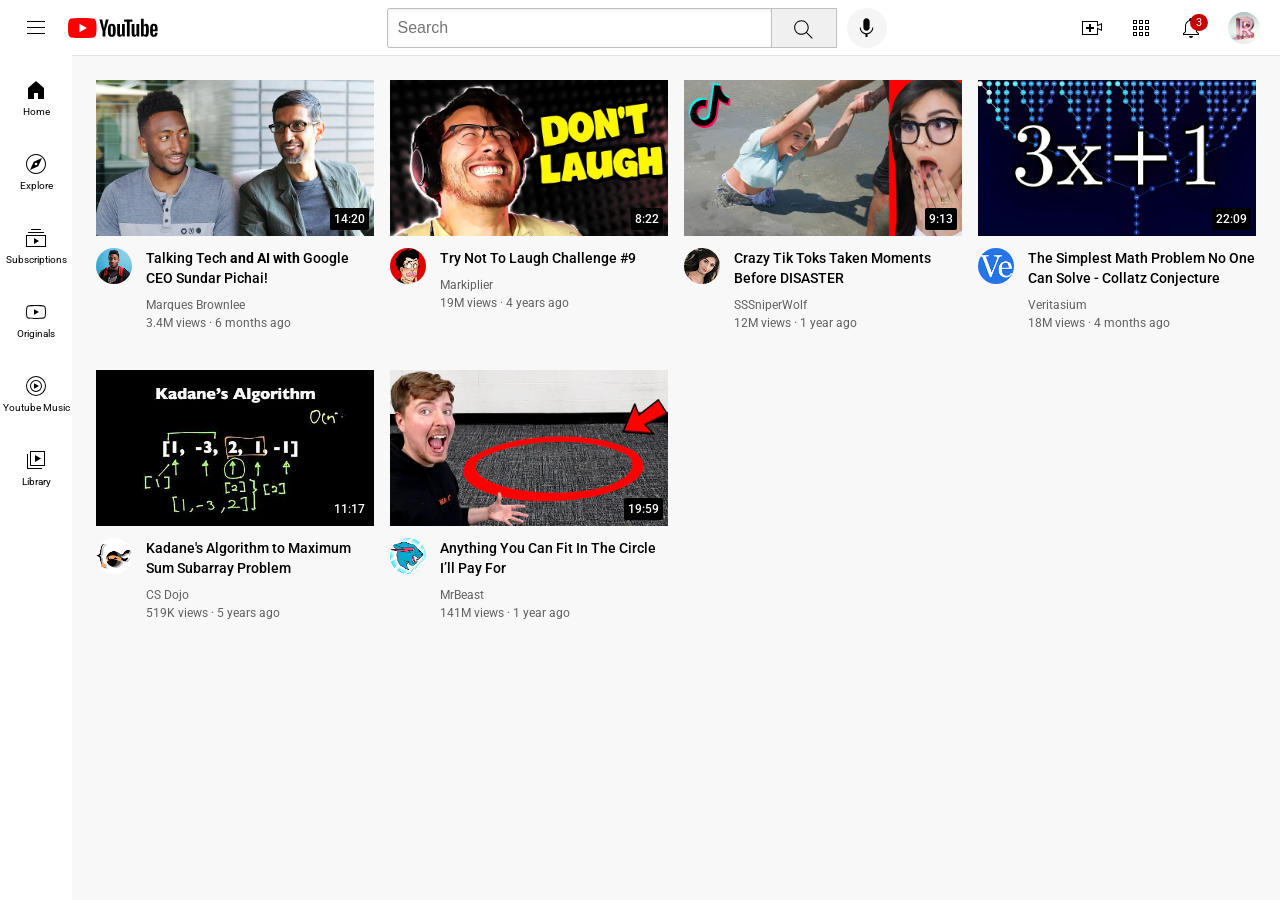
<file: index.html>
<!DOCTYPE html>
<html>
<head>
<title>YouTube.com Clone</title>
<link rel="preconnect" href="https://fonts.googleapis.com">
<link rel="preconnect" href="https://fonts.gstatic.com" crossorigin>
<link href="https://fonts.googleapis.com/css2?family=Roboto:wght@400;500;700&display=swap" rel="stylesheet">
<link rel="stylesheet" href="styles/general.css">
<link rel="stylesheet" href="styles/header.css">
<link rel="stylesheet" href="styles/video.css">
<link rel="stylesheet" href="styles/sidebar.css">
</head>

<body>

    <header class="header">
        <div class="left-section">
            <img class="hamburger-menu" 
            src="icons/hamburger-menu.svg">
            <img class="youtube-logo"
             src="icons/youtube-logo.svg">
        </div>

        <div class="middle-section">
            <input class="search-bar" type="text"
             placeholder="Search">
             <button class="search-button">
                <img class="search-icon" src="icons/search.svg">
                <div class="tooltip">Search</div>
             </button>
             <!--Put position absolute inside position relative-->
             <button class="voice-search-button">
                <img class="voice-search-icon" src="icons/voice-search-icon.svg">
                <div class="tooltip">Search with your voice</div>
             </button>
        </div>

        <div class="right-section">
            <div class="upload-icon-container">
                <img class="upload-icon" src="icons/upload.svg">
                <div class="tooltip">Create</div>
            </div>
            <div class="youtube-apps-icon-container">
            <img class="youtube-apps-icon" src="icons/youtube-apps.svg">
            <div class="tooltip">YouTube apps</div>
            </div>
            <div class="notifications-icon-container">
                <img class="notifications-icon" src="icons/notifications.svg">
                <div class="notifications-count">3</div>
                <div class="tooltip">notifications</div>
            </div>
                <img class="current-user-picture" src="channel-pictures/my.jpeg">
        </div>
    </header>

    <nav class="sidebar">
        <div class="sidebar-link">
            <img src="icons/home.svg">
            <div>Home</div>
        </div>
        <div class="sidebar-link">
            <img src="icons/explore.svg">
            <div>Explore</div>
        </div>
        <div class="sidebar-link">
            <img src="icons/subscriptions.svg" >
            <div>Subscriptions</div>
        </div>
        <div class="sidebar-link">
            <img src="icons/originals.svg">
            <div>Originals</div>
        </div>
        <div class="sidebar-link">
            <img src="icons/youtube-music.svg">
            <div>Youtube Music</div>
        </div>
        <div class="sidebar-link">
            <img src="icons/library.svg">
            <div>Library</div>
        </div>
    </nav>
    
    <main>
<section class="video-grid">

    <div class="video-preview">

        <div class="thumbnail-row"> 
            <img class="thumbnail" 
            src="thumbnails/thumbnail-1.webp">
            <div class="video-time">14:20</div>
        </div>
    
        <div class="video-info-grid">
            <div class="channel-picture">  
                      <img class="profile-picture" 
                      src="channel-pictures/channel-1.jpeg">
            </div>
    
           <div class="video-info"> 
    
                <p class="video-title">
                    Talking Tech <strong>and AI with</strong> Google CEO Sundar 
                    Pichai!
                </p>
        
                <p class="video-author">
                    Marques Brownlee
                </p>
        
                <p class="video-stats">
                    3.4M views &#183; 6 months ago
                </p>
    
          </div>
        
        </div>    
    
    </div>
    
    
    
    <div class="video-preview">
    
        <div class="thumbnail-row"> 
            <img class="thumbnail" 
            src="thumbnails/thumbnail-2.webp">
            <div class="video-time">8:22</div>
        </div>
    
        <div class="video-info-grid">
            <div class="channel-picture">  
                      <img class="profile-picture"
                       src="channel-pictures/channel-2.jpeg">
            </div>
    
           <div class="video-info"> 
    
                <p class="video-title">
                    Try Not To Laugh Challenge #9
                </p>
        
                <p class="video-author">
                    Markiplier
                </p>
        
                <p class="video-stats">
                    19M views &#183; 4 years ago
                </p>
    
          </div>
        
        </div>    
    
    </div>
    
    
    <div class="video-preview">
    
        <div class="thumbnail-row"> 
            <img class="thumbnail" 
            src="thumbnails/thumbnail-3.webp">
            <div class="video-time">9:13</div>
        </div>
    
        <div class="video-info-grid">
            <div class="channel-picture">  
                      <img class="profile-picture" 
                      src="channel-pictures/channel-3.jpeg">
            </div>
    
           <div class="video-info"> 
    
                <p class="video-title">
                    Crazy Tik Toks Taken Moments Before DISASTER
                </p>
        
                <p class="video-author">
                    SSSniperWolf
                </p>
        
                <p class="video-stats">
                    12M views &#183; 1 year ago
                </p>
    
          </div>
        
        </div>    
    
    </div>
    
    
    
    <div class="video-preview">
    
        <div class="thumbnail-row"> 
            <img class="thumbnail"
             src="thumbnails/thumbnail-4.webp">
             <div class="video-time">22:09</div>
        </div>
    
        <div class="video-info-grid">
            <div class="channel-picture">  
                      <img class="profile-picture"
                       src="channel-pictures/channel-4.jpeg">
            </div>
    
           <div class="video-info"> 
    
                <p class="video-title">
                    The Simplest Math Problem No One Can Solve - Collatz Conjecture
                </p>
        
                <p class="video-author">
                    Veritasium
                </p>
        
                <p class="video-stats">
                    18M views &#183; 4 months ago
                </p>
    
          </div>
        
        </div>    
    
    </div>
    
    
    <div class="video-preview">
    
        <div class="thumbnail-row"> 
            <img class="thumbnail" 
            src="thumbnails/thumbnail-5.webp">
            <div class="video-time">11:17</div>
        </div>
    
        <div class="video-info-grid">
            <div class="channel-picture">  
                      <img class="profile-picture" 
                      src="channel-pictures/channel-5.jpeg">
            </div>
    
           <div class="video-info"> 
    
                <p class="video-title">
                    Kadane's Algorithm to Maximum Sum Subarray Problem
                </p>
        
                <p class="video-author">
                    CS Dojo
                </p>
        
                <p class="video-stats">
                    519K views &#183; 5 years ago
                </p>
    
          </div>
        
        </div>    
    
    </div>
    
    
    <div class="video-preview">
    
        <div class="thumbnail-row"> 
            <img class="thumbnail"
             src="thumbnails/thumbnail-6.webp">
             <div class="video-time">19:59</div>
        </div>
    
        <div class="video-info-grid">
            <div class="channel-picture">  
                      <img class="profile-picture"
                       src="channel-pictures/channel-6.jpeg">
            </div>
    
           <div class="video-info"> 
    
                <p class="video-title">
                    Anything You Can Fit In The Circle I’ll Pay For
                </p>
        
                <p class="video-author">
                    MrBeast
                </p>
        
                <p class="video-stats">
                    141M views &#183; 1 year ago
                </p>
    
          </div>
        
        </div>    
    
    </section>

</main>



    </body>
</html>
</file>
<file: styles/general.css>
body{
    /* This style below will be inherited*/
    margin: 0;
    padding-top: 80px;
    padding-left: 96px;
    padding-right: 24px;
    background-color: rgb(248, 248, 248);
    font-family: Roboto, Arial;
}

p{
    margin-top: 0;
    margin-bottom: 0;
}
</file>
<file: styles/header.css>
.header{
    height: 55px;
    display: flex;
    flex-direction: row;
    justify-content: space-between;
    position: fixed;
    top: 0;
    left: 0;
    right: 0;
    z-index: 100;
    background-color: white;
    border-bottom-width:1px ;
    border-bottom-style: solid;
    border-bottom-color: rgb(228, 228, 228);
}

.left-section{
    display: flex;
    align-items: center;
}

.hamburger-menu{
height: 24px;
margin-left: 24px;
margin-right: 20px;
}

.youtube-logo{
height: 20px;
}

.middle-section{
    flex: 1;
    margin-left: 70px;
    margin-right: 35px;
    max-width: 500px;
    display: flex;
    align-items: center;
}

.search-bar{
    flex: 1;
    height: 36px;
    padding-left: 10px;
    font-size: 16px;
    border: 1px solid rgb(192, 192, 192);
    border-radius: 2px;
    box-shadow: inset 1px 2px 3px rgba(0, 0, 0, 0.05);
    width: 0;
}

.search-bar::placeholder{
    font-size: 16px;
}

.search-button{
    height:40px ;
    width: 66px;
    background-color: rgb(240, 240, 240);
    border-width: 1px;
    border-style: solid;
    border-color: rgb(192, 192, 192);
    margin-left: -1px;
    margin-right: 10px;
}

.search-button,
.voice-search-button,
.upload-icon-container,
.youtube-apps-icon-container,
.notifications-icon-container{
    display: flex;
    justify-content: center;
    align-items: center;
    position: relative;

}

.search-button .tooltip,
.voice-search-button .tooltip,
.upload-icon-container .tooltip,
.youtube-apps-icon-container .tooltip,
.notifications-icon-container .tooltip{
    position: absolute;
    background-color: gray;
    color: white;
    padding-top: 4px;
    padding-bottom: 4px;
    padding-left: 8px;
    padding-right: 8px;
    border-radius: 2px;
    font-size: 12px;
    bottom: -30px;
    opacity: 0;
    transition: opacity 0.15s;
    pointer-events: none;
    white-space:nowrap ;
 }
 
 .search-button:hover .tooltip,
 .voice-search-button:hover .tooltip,
 .upload-icon-container:hover .tooltip,
 .youtube-apps-icon-container:hover .tooltip,
 .notifications-icon-container:hover .tooltip{
    opacity: 1;
 }

.search-icon{
    height: 25px;
    margin-top: 4px;

}
.voice-search-button{
    height:40px ;
    width: 40px;
    border-radius: 20px;
    border: none;
    background-color: rgb(245, 245, 245);
}

.voice-search-icon{
    height: 25px;
}

.right-section{
    width: 180px;
    margin-right: 20px;
    display: flex;
    align-items: center;
    justify-content: space-between;
    flex-shrink: 0;
}

.upload-icon{
    height: 24px;
}

.youtube-apps-icon{
    height: 24px;
}

.notifications-icon{
    height: 24px;
}

.notifications-icon-container{
    position: relative;
}

.notifications-count{
    position: absolute;
    top: -2px;
    right: -5px;
    background-color: rgb(200, 0, 0);
    color: white;
    font-size: 11px;
    padding-left: 6px;
    padding-right: 6px;
    padding-top: 2px;
    padding-bottom: 2px;
    border-radius: 10px;
}

.current-user-picture{
    height: 32px;
    border-radius: 16px;
}
</file>
<file: styles/video.css>
.thumbnail{
    width:100%;
}

.video-title{
    margin-top: 0;
    font-size: 14px;
    font-weight: 500;
    line-height: 20px;
    margin-bottom: 10px;
}

.video-info-grid{
    display: grid;
    grid-template-columns: 50px 1fr;
}

.video-author, .video-stats{
    font-size: 12px;
    color:rgb(96, 96, 96) ;
}

.video-author{
margin-bottom: 4px;
}

.profile-picture{
    width: 36px;
    border-radius: 50px;
}

.thumbnail-row{
    margin-bottom: 8px;
    position: relative;
}

.video-grid{
    display: grid;
    grid-template-columns: 1fr 1fr 1fr;
    column-gap: 16px;
    row-gap: 40px;
}

@media (max-width: 750px){
    .video-grid{
        grid-template-columns: 1fr 1fr;
    }
}

@media (min-width: 751px)and(max-width:999px){
    .video-grid{
        grid-template-columns: 1fr 1fr 1fr ;
    }
}

@media (min-width: 1000px){
    .video-grid{
        grid-template-columns: 1fr 1fr 1fr 1fr;
    }
}

.video-time{
    font-size: 12px;
    font-weight: 500;
    padding: 4px;
    border-radius: 2px;
    background-color: black;
    color: white;
    position: absolute;
    bottom: 10px;
    right: 5px;
}
</file>
<file: styles/sidebar.css>
.sidebar{
    position: fixed;
    left: 0;
    bottom: 0;
    top: 55px;
    background-color: white;
    width:72px;
    z-index: 200;
    padding-top: 5px;
}

.sidebar-link{
    height: 74px;
    display: flex;
    justify-content: center;
    align-items: center;
    flex-direction: column;
    cursor: pointer;
}

.sidebar-link:hover{
    background-color: rgb(235, 235, 235);
}

.sidebar-link img{
    height: 24px;
    margin-bottom: 4px;
}

.sidebar-link div{
    font-size: 10px;
}
</file>
